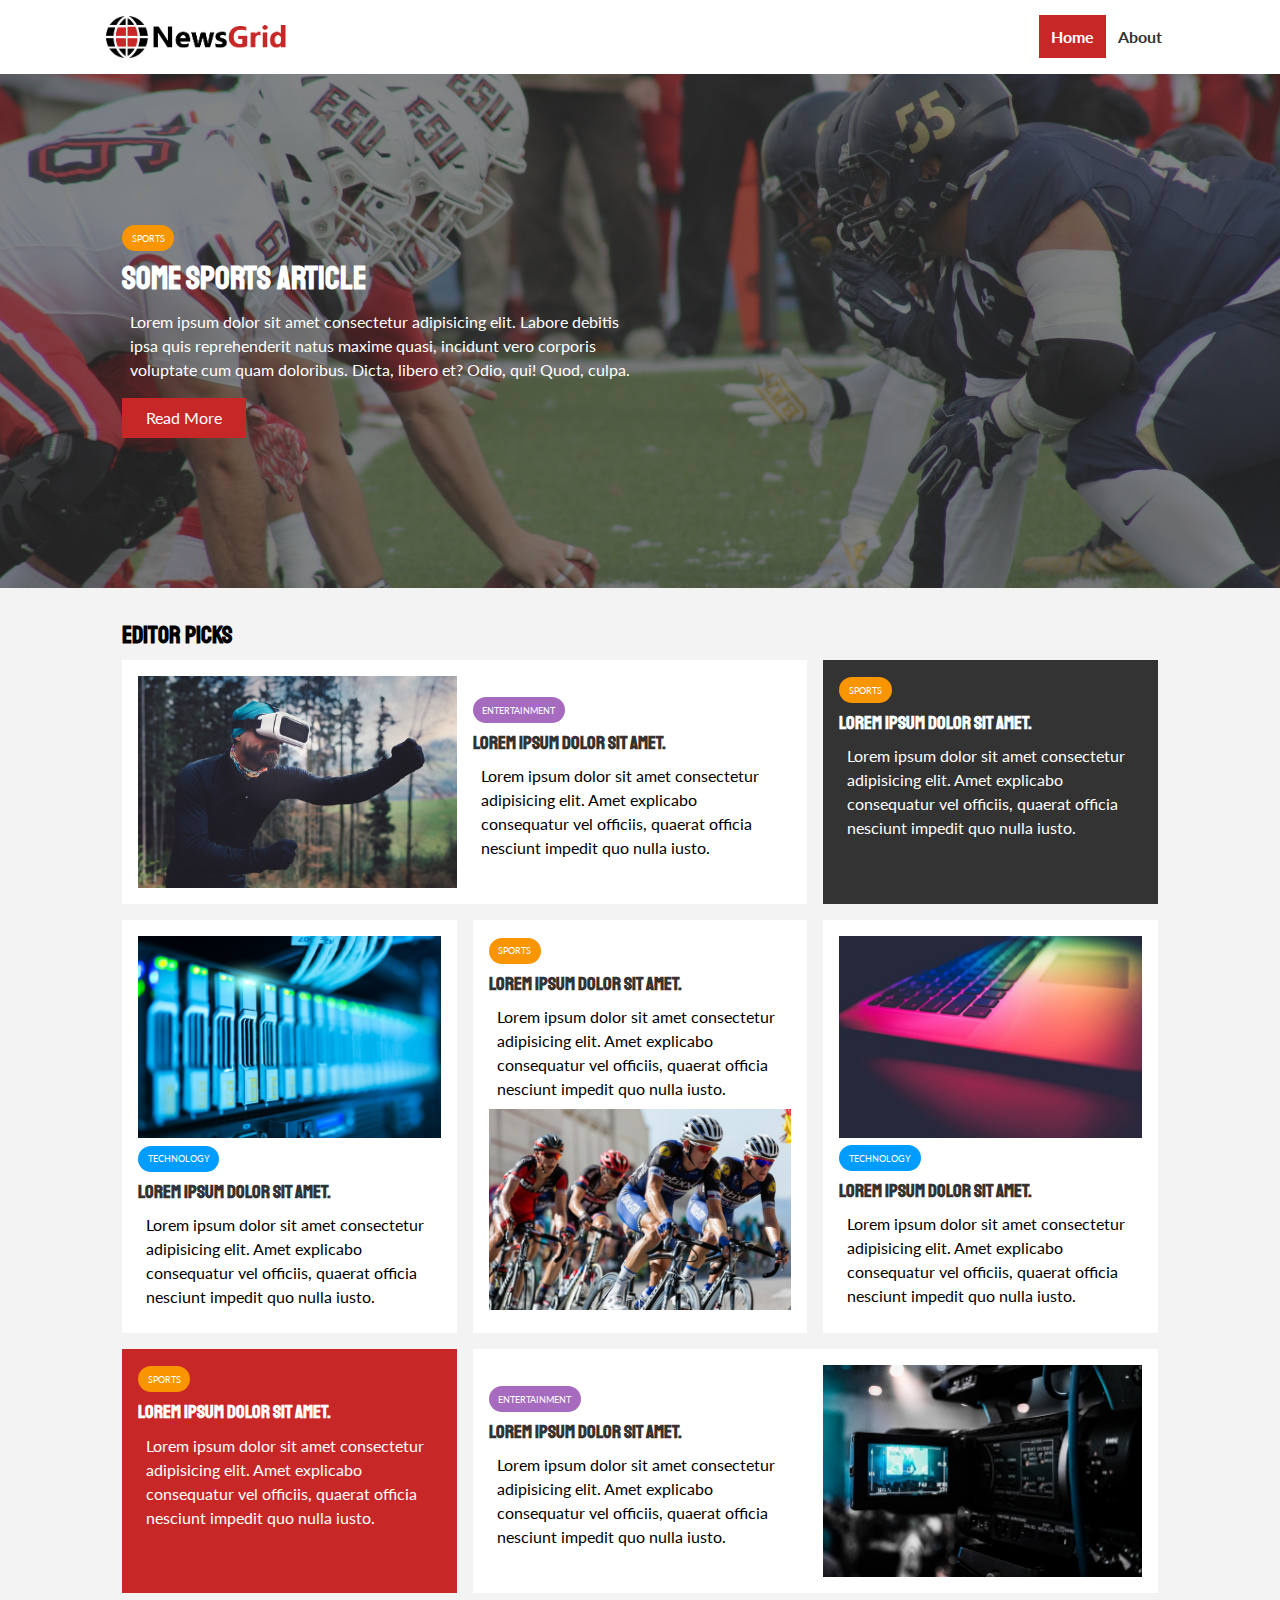
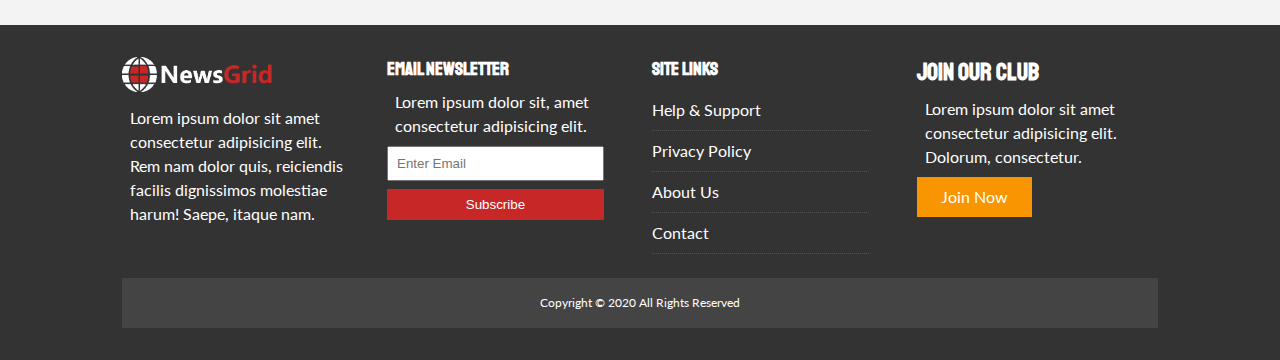
<file: index.html>
<!DOCTYPE html>
<html lang="en">
<head>
  <meta charset="UTF-8">
  <meta name="viewport" content="width=device-width, initial-scale=1.0">
  <link rel="stylesheet" href="https://cdnjs.cloudflare.com/ajax/libs/font-awesome/5.13.0/css/all.min.css" integrity="sha256-h20CPZ0QyXlBuAw7A+KluUYx/3pK+c7lYEpqLTlxjYQ=" crossorigin="anonymous">
  <link href="https://fonts.googleapis.com/css2?family=Lato&family=Staatliches&display=swap" rel="stylesheet">
  <link rel="stylesheet" href="css/style.css">
  <link rel="stylesheet" media="screen and (max-width:768px" href="css/mobile.css">
  <link rel="shortcut icon" type="image/x-icon" href="favicon.ico">
  <title>Newsgrid Latest News</title>
</head>
<body>
  <nav id="main-nav">
    <div class="container">
      <img src="img/logo.png" alt="Newsgrid" class="logo">
      <div class="social">
        <a href="http://facebook.com" target="_blank"><i class="fab fa-facebook fa-2x"></i></a>
        <a href="http://twitter.com" target="_blank"><i class="fab fa-twitter fa-2x"></i></a>
        <a href="http://instagram.com" target="_blank"><i class="fab fa-instagram fa-2x"></i></a>
        <a href="http://youtube.com" target="_blank"><i class="fab fa-youtube fa-2x"></i></a>
      </div>
      <ul>
        <li><a class="current" href="index.html">Home</a></li>
        <li><a href="about.html">About</a></li>
      </ul>
    </div>
  </nav>

  <!-- SHowcase -->
  <header id="showcase">
    <div class="container">
      <div class="showcase-container">
        <div class="showcase-content">
          <div class="category category-sports">Sports</div>        
          <h1>Some Sports Article</h1>
          <p>Lorem ipsum dolor sit amet consectetur adipisicing elit. Labore debitis ipsa quis reprehenderit natus maxime quasi, incidunt vero corporis voluptate cum quam doloribus. Dicta, libero et? Odio, qui! Quod, culpa.</p>
          <a href="article.html" class="btn btn-primary">Read More</a>
          </div>
        </div>
      </div>
    </div>
  </header>

<!-- Home Articles -->
<section id="home-articles" class="py-2">
  <div class="container">
    <h2>Editor Picks</h2>
    <div class="articles-container">
      <article class="card">
        <img src="img/ent1.jpg" alt="">
        <div>
          <div class="category category-ent">Entertainment</div>
        <h3>
          <a href="article.html">Lorem ipsum dolor sit amet.</a>
        </h3>
        <p>Lorem ipsum dolor sit amet consectetur adipisicing elit. Amet explicabo consequatur vel officiis, quaerat officia nesciunt impedit quo nulla iusto.</p>
        </div>
      </article>
      <article class="card bg-dark">
        <div class="category category-sports">Sports</div>
        <h3>
         <a href="article.html">Lorem ipsum dolor sit amet.</a>
        </h3>
        <p>Lorem ipsum dolor sit amet consectetur adipisicing elit. Amet explicabo consequatur vel officiis, quaerat officia nesciunt impedit quo nulla iusto.</p>
      </article>
      <article class="card">
        <img src="img/tech1.jpg" alt="">
        <div class="category category-tech">Technology</div>
        <h3>
         <a href="article.html">Lorem ipsum dolor sit amet.</a>
        </h3>
        <p>Lorem ipsum dolor sit amet consectetur adipisicing elit. Amet explicabo consequatur vel officiis, quaerat officia nesciunt impedit quo nulla iusto.</p>
      </article>
      <article class="card">
        <div class="category category-sports">Sports</div>
        <h3>
         <a href="article.html">Lorem ipsum dolor sit amet.</a>
        </h3>
        <p>Lorem ipsum dolor sit amet consectetur adipisicing elit. Amet explicabo consequatur vel officiis, quaerat officia nesciunt impedit quo nulla iusto.</p>
        <img src="img/sports1.jpg" alt="">
      </article>
      <article class="card">
        <img src="img/tech2.jpg" alt="">
        <div class="category category-tech">Technology</div>
        <h3>
         <a href="article.html">Lorem ipsum dolor sit amet.</a>
        </h3>
        <p>Lorem ipsum dolor sit amet consectetur adipisicing elit. Amet explicabo consequatur vel officiis, quaerat officia nesciunt impedit quo nulla iusto.</p>
      </article>
      <article class="card bg-primary">
        <div class="category category-sports">Sports</div>
        <h3>
         <a href="article.html">Lorem ipsum dolor sit amet.</a>
        </h3>
        <p>Lorem ipsum dolor sit amet consectetur adipisicing elit. Amet explicabo consequatur vel officiis, quaerat officia nesciunt impedit quo nulla iusto.</p>
      </article>
      <article class="card">
        <div>
          <div class="category category-ent">Entertainment</div>
        <h3>
          <a href="article.html">Lorem ipsum dolor sit amet.</a>
        </h3>
        <p>Lorem ipsum dolor sit amet consectetur adipisicing elit. Amet explicabo consequatur vel officiis, quaerat officia nesciunt impedit quo nulla iusto.</p>
        </div>
        <img src="img/ent2.jpg" alt="">
      </article>
    </div>
  </div>
</section>

<!-- Footer -->
<footer id="main-footer" class="py-2">
  <div class="container footer-container">
    <div>
      <img src="img/logo_light.png" alt="Newsgrid">
      <p>Lorem ipsum dolor sit amet consectetur adipisicing elit. Rem nam dolor quis, reiciendis facilis dignissimos molestiae harum! Saepe, itaque nam.</p>
    </div>
    <div>
      <h3>Email Newsletter</h3>
      <p>Lorem ipsum dolor sit, amet consectetur adipisicing elit.</p>
      <form name="contact" method="POST" data-netlify="true">
        <input type="email" name="email" placeholder="Enter Email">
        <input type="submit" value="Subscribe" class="btn btn-primary">
      </form>
    </div>
    <div>
      <h3>Site Links</h3>
      <ul class="list">
        <li><a href="#">Help & Support</a> </li>
        <li><a href="#">Privacy Policy</a> </li>
        <li><a href="#">About Us</a> </li>
        <li><a href="#">Contact</a> </li>
      </ul>
    </div>
    <div>
      <h2>Join Our Club</h2>
      <p>Lorem ipsum dolor sit amet consectetur adipisicing elit. Dolorum, consectetur.</p>
      <a href="" class="btn btn-secondary">Join Now</a>
    </div>
    <div>
      <p>
        Copyright &copy; 2020 All Rights Reserved
      </p>
    </div>
  </div>
</footer>

</body>
</html>
</file>
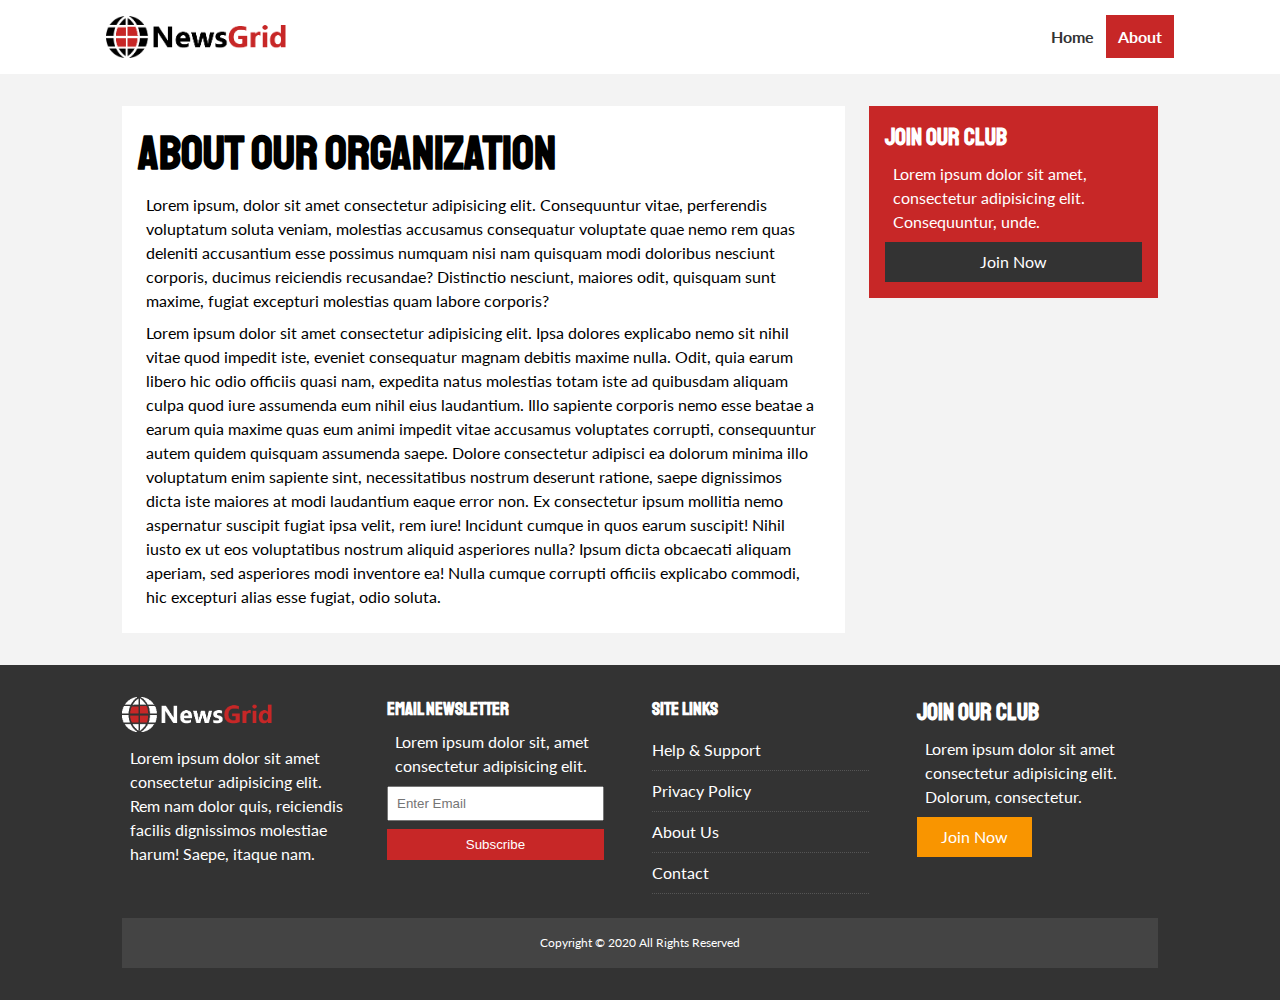
<file: about.html>
<!DOCTYPE html>
<html lang="en">
<head>
  <meta charset="UTF-8">
  <meta name="viewport" content="width=device-width, initial-scale=1.0">
  <link rel="stylesheet" href="https://cdnjs.cloudflare.com/ajax/libs/font-awesome/5.13.0/css/all.min.css" integrity="sha256-h20CPZ0QyXlBuAw7A+KluUYx/3pK+c7lYEpqLTlxjYQ=" crossorigin="anonymous">
  <link href="https://fonts.googleapis.com/css2?family=Lato&family=Staatliches&display=swap" rel="stylesheet">
  <link rel="stylesheet" href="css/style.css">
  <link rel="stylesheet" media="screen and (max-width:768px" href="css/mobile.css">
  <link rel="shortcut icon" type="image/x-icon" href="favicon.ico">
  <title>About</title>
</head>
<body>
  <nav id="main-nav">
    <div class="container">
      <img src="img/logo.png" alt="Newsgrid" class="logo">
      <div class="social">
        <a href="http://facebook.com" target="_blank"><i class="fab fa-facebook fa-2x"></i></a>
        <a href="http://twitter.com" target="_blank"><i class="fab fa-twitter fa-2x"></i></a>
        <a href="http://instagram.com" target="_blank"><i class="fab fa-instagram fa-2x"></i></a>
        <a href="http://youtube.com" target="_blank"><i class="fab fa-youtube fa-2x"></i></a>
      </div>
      <ul>
        <li><a href="index.html">Home</a></li>
        <li><a class="current" href="about.html">About</a></li>
      </ul>
    </div>
  </nav>

  <section id="about">
    <div class="container">
      <div class="page-container">
        <article class="card">
          <h1 class="l-heading">About Our Organization </h1>
          <p>Lorem ipsum, dolor sit amet consectetur adipisicing elit. Consequuntur vitae, perferendis voluptatum soluta veniam, molestias accusamus consequatur voluptate quae nemo rem quas deleniti accusantium esse possimus numquam nisi nam quisquam modi doloribus nesciunt corporis, ducimus reiciendis recusandae? Distinctio nesciunt, maiores odit, quisquam sunt maxime, fugiat excepturi molestias quam labore corporis?</p>
          <p>Lorem ipsum dolor sit amet consectetur adipisicing elit. Ipsa dolores explicabo nemo sit nihil vitae quod impedit iste, eveniet consequatur magnam debitis maxime nulla. Odit, quia earum libero hic odio officiis quasi nam, expedita natus molestias totam iste ad quibusdam aliquam culpa quod iure assumenda eum nihil eius laudantium. Illo sapiente corporis nemo esse beatae a earum quia maxime quas eum animi impedit vitae accusamus voluptates corrupti, consequuntur autem quidem quisquam assumenda saepe. Dolore consectetur adipisci ea dolorum minima illo voluptatum enim sapiente sint, necessitatibus nostrum deserunt ratione, saepe dignissimos dicta iste maiores at modi laudantium eaque error non. Ex consectetur ipsum mollitia nemo aspernatur suscipit fugiat ipsa velit, rem iure! Incidunt cumque in quos earum suscipit! Nihil iusto ex ut eos voluptatibus nostrum aliquid asperiores nulla? Ipsum dicta obcaecati aliquam aperiam, sed asperiores modi inventore ea! Nulla cumque corrupti officiis explicabo commodi, hic excepturi alias esse fugiat, odio soluta.</p>
        </article>
        <aside class="card bg-primary">
          <h2>Join Our Club</h2>
          <p>Lorem ipsum dolor sit amet, consectetur adipisicing elit. Consequuntur, unde.</p>
          <a href="#" class="btn btn-dark btn-block">Join Now</a>
        </aside>
      </div>
    </div>
  </section>

<!-- Footer -->
<footer id="main-footer" class="py-2">
  <div class="container footer-container">
    <div>
      <img src="img/logo_light.png" alt="Newsgrid">
      <p>Lorem ipsum dolor sit amet consectetur adipisicing elit. Rem nam dolor quis, reiciendis facilis dignissimos molestiae harum! Saepe, itaque nam.</p>
    </div>
    <div>
      <h3>Email Newsletter</h3>
      <p>Lorem ipsum dolor sit, amet consectetur adipisicing elit.</p>
      <form name="contact" method="POST" data-netlify="true">
        <input type="email" name="email" placeholder="Enter Email">
        <input type="submit" value="Subscribe" class="btn btn-primary">
      </form>
    </div>
    <div>
      <h3>Site Links</h3>
      <ul class="list">
        <li><a href="#">Help & Support</a> </li>
        <li><a href="#">Privacy Policy</a> </li>
        <li><a href="#">About Us</a> </li>
        <li><a href="#">Contact</a> </li>
      </ul>
    </div>
    <div>
      <h2>Join Our Club</h2>
      <p>Lorem ipsum dolor sit amet consectetur adipisicing elit. Dolorum, consectetur.</p>
      <a href="" class="btn btn-secondary">Join Now</a>
    </div>
    <div>
      <p>
        Copyright &copy; 2020 All Rights Reserved
      </p>
    </div>
  </div>
</footer>

</body>
</html>
</file>
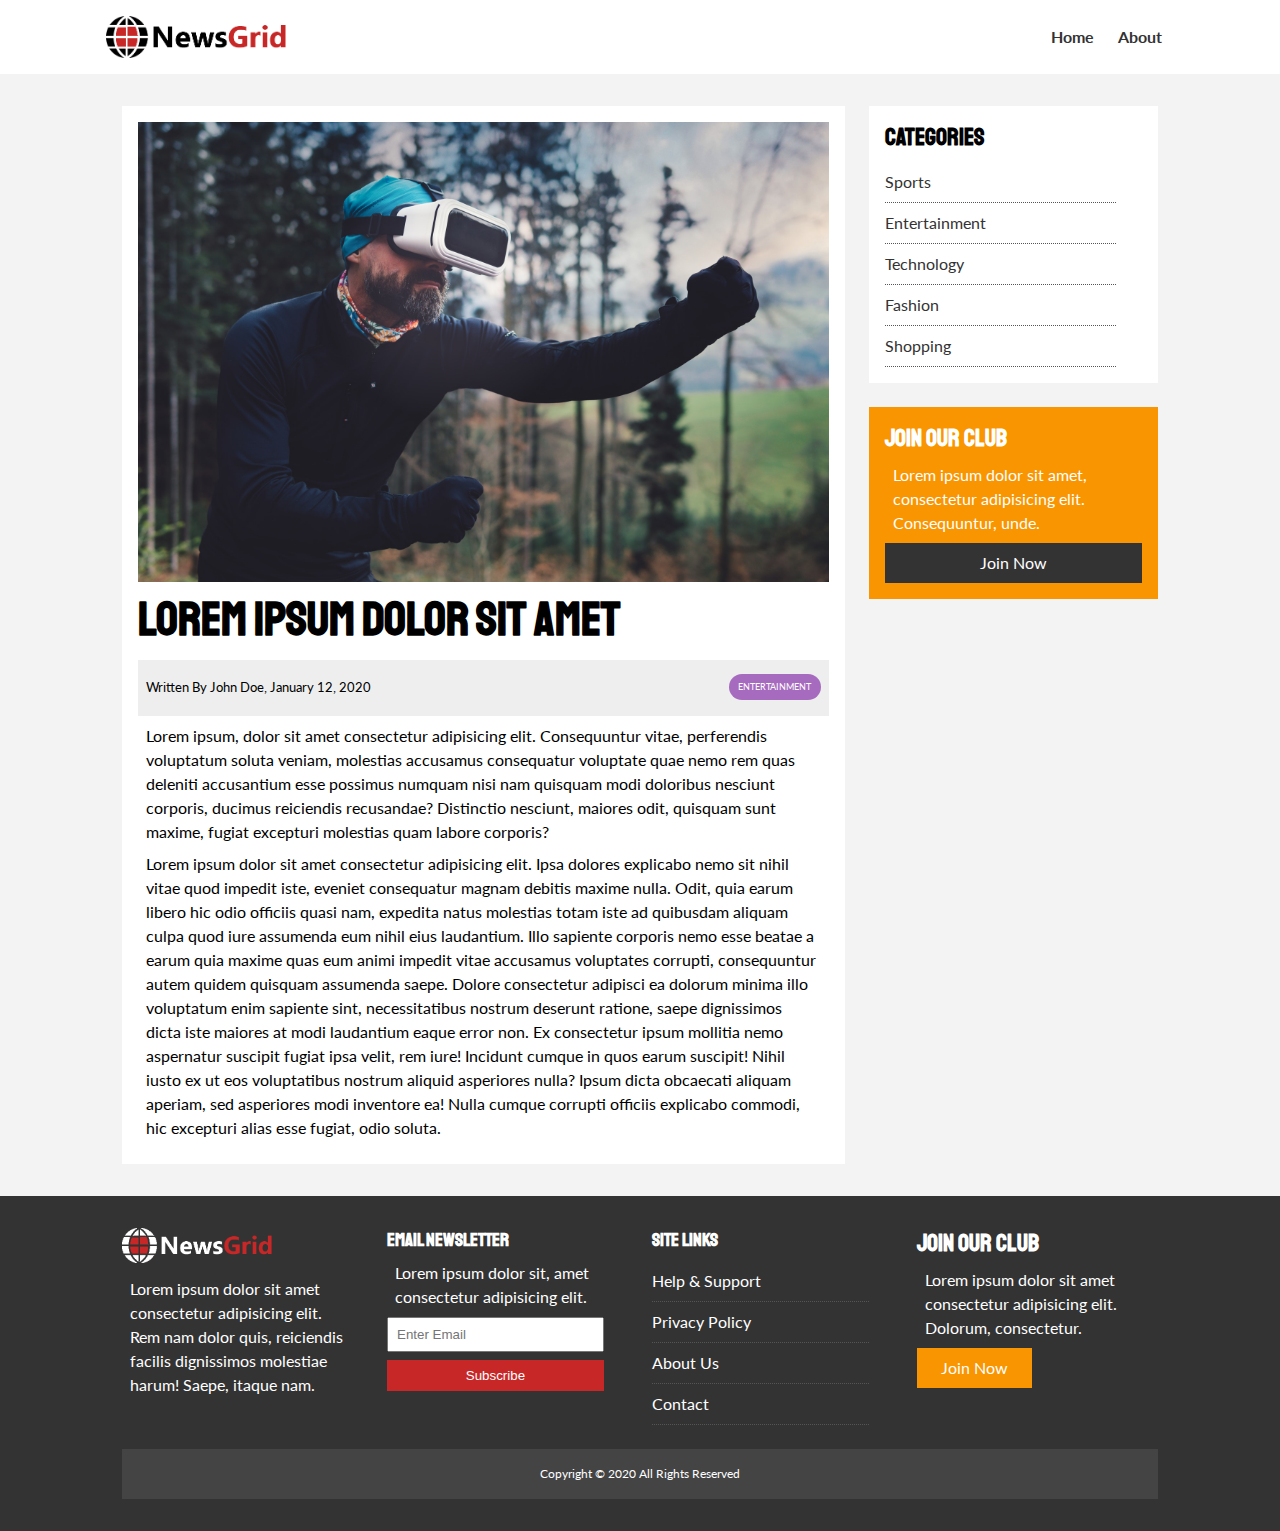
<file: article.html>
<!DOCTYPE html>
<html lang="en">
<head>
  <meta charset="UTF-8">
  <meta name="viewport" content="width=device-width, initial-scale=1.0">
  <link rel="stylesheet" href="https://cdnjs.cloudflare.com/ajax/libs/font-awesome/5.13.0/css/all.min.css" integrity="sha256-h20CPZ0QyXlBuAw7A+KluUYx/3pK+c7lYEpqLTlxjYQ=" crossorigin="anonymous">
  <link href="https://fonts.googleapis.com/css2?family=Lato&family=Staatliches&display=swap" rel="stylesheet">
  <link rel="stylesheet" href="css/style.css">
  <link rel="stylesheet" media="screen and (max-width:768px" href="css/mobile.css">
  <link rel="shortcut icon" type="image/x-icon" href="favicon.ico">
  <title>Latest News</title>
</head>
<body>
  <nav id="main-nav">
    <div class="container">
      <img src="img/logo.png" alt="Newsgrid" class="logo">
      <div class="social">
        <a href="http://facebook.com" target="_blank"><i class="fab fa-facebook fa-2x"></i></a>
        <a href="http://twitter.com" target="_blank"><i class="fab fa-twitter fa-2x"></i></a>
        <a href="http://instagram.com" target="_blank"><i class="fab fa-instagram fa-2x"></i></a>
        <a href="http://youtube.com" target="_blank"><i class="fab fa-youtube fa-2x"></i></a>
      </div>
      <ul>
        <li><a href="index.html">Home</a></li>
        <li><a href="about.html">About</a></li>
      </ul>
    </div>
  </nav>

  <section id="article">
    <div class="container">
      <div class="page-container">
        <article class="card">
          <img src="img/ent1.jpg" alt="">
          <h1 class="l-heading">Lorem ipsum dolor sit amet</h1>
          <div class="meta">
            <small>
              <i class="fas fa-user"></i> Written By John Doe, January 12, 2020
            </small>
            <div class="category category-ent">Entertainment</div>

          </div>
          <p>Lorem ipsum, dolor sit amet consectetur adipisicing elit. Consequuntur vitae, perferendis voluptatum soluta veniam, molestias accusamus consequatur voluptate quae nemo rem quas deleniti accusantium esse possimus numquam nisi nam quisquam modi doloribus nesciunt corporis, ducimus reiciendis recusandae? Distinctio nesciunt, maiores odit, quisquam sunt maxime, fugiat excepturi molestias quam labore corporis?</p>
          <p>Lorem ipsum dolor sit amet consectetur adipisicing elit. Ipsa dolores explicabo nemo sit nihil vitae quod impedit iste, eveniet consequatur magnam debitis maxime nulla. Odit, quia earum libero hic odio officiis quasi nam, expedita natus molestias totam iste ad quibusdam aliquam culpa quod iure assumenda eum nihil eius laudantium. Illo sapiente corporis nemo esse beatae a earum quia maxime quas eum animi impedit vitae accusamus voluptates corrupti, consequuntur autem quidem quisquam assumenda saepe. Dolore consectetur adipisci ea dolorum minima illo voluptatum enim sapiente sint, necessitatibus nostrum deserunt ratione, saepe dignissimos dicta iste maiores at modi laudantium eaque error non. Ex consectetur ipsum mollitia nemo aspernatur suscipit fugiat ipsa velit, rem iure! Incidunt cumque in quos earum suscipit! Nihil iusto ex ut eos voluptatibus nostrum aliquid asperiores nulla? Ipsum dicta obcaecati aliquam aperiam, sed asperiores modi inventore ea! Nulla cumque corrupti officiis explicabo commodi, hic excepturi alias esse fugiat, odio soluta.</p>
        </article>

        <aside id="categories" class="card">
          <h2>Categories</h2>
          <ul class="list">
            <li><a href="#"><i class="fas fa-chevron-right"></i> Sports</a></li>
            <li><a href="#"><i class="fas fa-chevron-right"></i> Entertainment</a></li>
            <li><a href="#"><i class="fas fa-chevron-right"></i> Technology</a></li>
            <li><a href="#"><i class="fas fa-chevron-right"></i> Fashion</a></li>
            <li><a href="#"><i class="fas fa-chevron-right"></i> Shopping</a></li>
          </ul>
        </aside>       

        <aside class="card bg-secondary">
          <h2>Join Our Club</h2>
          <p>Lorem ipsum dolor sit amet, consectetur adipisicing elit. Consequuntur, unde.</p>
          <a href="#" class="btn btn-dark btn-block">Join Now</a>
        </aside>
      </div>
    </div>
  </section>

<!-- Footer -->
<footer id="main-footer" class="py-2">
  <div class="container footer-container">
    <div>
      <img src="img/logo_light.png" alt="Newsgrid">
      <p>Lorem ipsum dolor sit amet consectetur adipisicing elit. Rem nam dolor quis, reiciendis facilis dignissimos molestiae harum! Saepe, itaque nam.</p>
    </div>
    <div>
      <h3>Email Newsletter</h3>
      <p>Lorem ipsum dolor sit, amet consectetur adipisicing elit.</p>
      <form name="contact" method="POST" data-netlify="true">
        <input type="email" name="email" placeholder="Enter Email">
        <input type="submit" value="Subscribe" class="btn btn-primary">
      </form>
    </div>
    <div>
      <h3>Site Links</h3>
      <ul class="list">
        <li><a href="#">Help & Support</a> </li>
        <li><a href="#">Privacy Policy</a> </li>
        <li><a href="#">About Us</a> </li>
        <li><a href="#">Contact</a> </li>
      </ul>
    </div>
    <div>
      <h2>Join Our Club</h2>
      <p>Lorem ipsum dolor sit amet consectetur adipisicing elit. Dolorum, consectetur.</p>
      <a href="" class="btn btn-secondary">Join Now</a>
    </div>
    <div>
      <p>
        Copyright &copy; 2020 All Rights Reserved
      </p>
    </div>
  </div>
</footer>

</body>
</html>
</file>
<file: css/style.css>
:root {
  --primary-color: #c72727;
  --secondary-color: #f99500;
  --light-color: #f3f3f3;
  --dark-color: #333333;
  --max-width: 1100px;
}

.category {
  --sport-color: #f99500;
  --ent-color: #a66bbe;
  --tech-color: #009cff;
}

* {
  margin: 0;
  padding: 0;
  box-sizing: border-box;
}

body {
  font-family: 'Lato', sans-serif;
  line-height: 1.5;
  background: var(--light-color);
}

a {
  color: #333;
  text-decoration: none;
}

ul {
  list-style: none;
}

p {
  margin: .5rem;
}

img {
  width: 100%;
}

h1, h2, h3, h4, h5, h6 {
  font-family: 'Staatliches', cursive;
  margin-bottom: .55rem;
  line-height: 1.3;
}

/* Utility */
.container {
  max-width: var(--max-width);
  margin: auto;
  padding: 0 2rem;
  overflow: hidden;
}

.category {
  display: inline-block;
  color: #fff;
  font-size: 0.55rem;
  text-transform: uppercase;
  padding: 0.4rem 0.6rem;
  border-radius: 15px;
  margin-bottom: 0.5rem;
}

.category-sports { background: var(--sport-color)}
.category-ent { background: var(--ent-color)}
.category-tech { background: var(--tech-color)}

.btn {
  display: inline-block;
  border: none;
  background: var(--dark-color);
  color: #fff;
  padding: 0.5rem 1.5rem;
}

.btn-light { background: var(--light-color) }
.btn-primary { background: var(--primary-color) }
.btn-secondary { background: var(--secondary-color) }

.btn-block {
  display: block;
  width: 100%;
  text-align: center;
}

.btn:hover {
  opacity: 0.9;
}

/* Grid */
.card {
  background: #fff;
  padding: 1rem;
}

.bg-dark {
  background: var(--dark-color);
  color: #fff;
}

.bg-primary {
  background: var(--primary-color);
  color: #fff;
}

.bg-secondary {
  background: var(--secondary-color);
  color: #fff;
}

.bg-dark h1,
.bg-dark h2,
.bg-dark h3,
.bg-dark a,
.bg-primary h1,
.bg-primary h2,
.bg-primary h3,
.bg-primary a,
.bg-secondary h1,
.bg-secondary h2,
.bg-secondary h3,
.bg-secondary a {
  color: #fff;
}

.py-1 { padding: 1.5rem 0 }
.py-2 { padding: 2rem 0 }
.py-3 { padding: 3rem 0 }
.p-1 { padding: 1.5rem }
.p-2 { padding: 2rem }
.p-3 { padding: 3rem }

.l-heading {
  font-size: 3rem;
}

.list li {
  padding: .5rem 0;
  border-bottom: #555 dotted 1px;
  width: 90%;
}

.list li a:hover {
  color: var(--primary-color) !important;
}

/* Inner pages */
.page-container {
  display: grid;
  grid-template-columns: 5fr 2fr;
  margin: 2rem 0;
  gap: 1.5rem;
}

.page-container > *:first-child {
  grid-row: 1 / span 3;
}


/* Navigation */
#main-nav {
  background: #fff;
  position: sticky;
  top: 0;
  z-index: 2;
}

#main-nav .container {
  display: grid;
  grid-template-columns: 6fr 3fr 2fr;
  padding: 1rem;
  align-items: center;
}

#main-nav .logo {
  width: 180px;
}

#main-nav ul {
  justify-self: end;
  display: flex;
}

#main-nav ul li a {
  padding: 0.75rem;
  font-weight: bold;
}

#main-nav ul li a.current {
  background: var(--primary-color);
  color: #fff;
}

#main-nav ul li a:hover {
  background: var(--light-color);
  color: var(--dark-color);
}

#main-nav .social {
  justify-self: center;
}

#main-nav .social i {
  color: #777777;
  margin-right: .5rem;
}

/* SHowcase */
#showcase {
  color: #fff;
  background: #333;
  padding: 2rem;
  position: relative;
}

#showcase:before {
  content: '';
  background: url('../img/featured.jpg') no-repeat center center/cover;
  position: absolute;
  top: 0;
  left: 0;
  width: 100%;
  height: 100%;
  opacity: 0.4;
}

#showcase .showcase-container {
  display: grid;
  grid-template-columns: repeat(2, 1fr);
  justify-content: center;
  align-items: center;
  height: 50vh;
}

#showcase .showcase-content {
  z-index: 1;
}

#showcase .showcase-content p {
  margin-bottom: 1rem;
}

/* Home Articles */
#home-articles .articles-container {
  display: grid;
  grid-template-columns: repeat(3, 1fr);
  gap: 1rem;
}

#home-articles .articles-container > *:first-child,
#home-articles .articles-container > *:last-child {
  display: grid;
  grid-template-columns: repeat(2, 1fr);
  gap: 1rem;
  align-items: center;
  grid-column: 1 / span 2;
}

#home-articles .articles-container > *:last-child {
  grid-column: 2 / span 2;
}

#article .meta {
  display: flex;
  justify-content: space-between;
  align-items: center;
  background: #eeeeee;
  padding: 0.5rem;
}

#article .meta .category {
  margin-top: 0.4rem;
}

/* Footer */
#main-footer {
  background: var(--dark-color);
  color: #fff;
}

#main-footer img {
  width: 150px;
}

#main-footer a{
  color: #fff;
}

#main-footer .footer-container {
  display: grid;
  grid-template-columns: repeat(4, 1fr);
  gap: 1.5rem;
}

#main-footer .footer-container > *:last-child {
  background: #444;
  grid-column:  1 / span 4;
  padding: .5rem;
  text-align: center;
  font-size: 0.75rem;
}

#main-footer .footer-container input[type='email'] {
  width: 90%;
  padding: 0.5rem;
  margin-bottom: 0.5rem;
}

#main-footer .footer-container input[type='submit'] {
  width: 90%;
}
</file>
<file: css/mobile.css>
/* Navigation */
#main-nav .social {
  display: none;
}

#main-nav .container {
  grid-template-columns: 1fr;
  gap: 1.2rem;
}

#main-nav ul,
#main-nav .logo {
  justify-self: center;
}

#main-nav ul li a {
  padding: 0.50rem;
}

#home-articles .articles-container {
  grid-template-columns: repeat(2, 1fr);
}

#home-articles .articles-container > *:first-child, 
#home-articles .articles-container > *:last-child  {
  grid-template-columns: 1fr;
  grid-column: 1;
}

@media(max-width: 600px) {
  /* Stack Grid Items */
  #showcase .showcase-container, 
  #home-articles .articles-container,
  #main-footer .footer-container {
    grid-template-columns: 1fr;
  }

  #main-footer .footer-container > *:last-child {
    grid-column: 1;
  }

  #main-footer .footer-container > *:first-child,
  #main-footer .footer-container > *:nth-child(2) {
    border-bottom: #444 dotted 1px;
    padding-bottom: 1rem;
  }

  .page-container {
    grid-template-columns: 1fr;
    text-align: center;
  }

  .page-container > *:first-child {
    grid-row: 1;
  }

  .l-heading {
    font-size: 2rem;
  }
}
</file>
